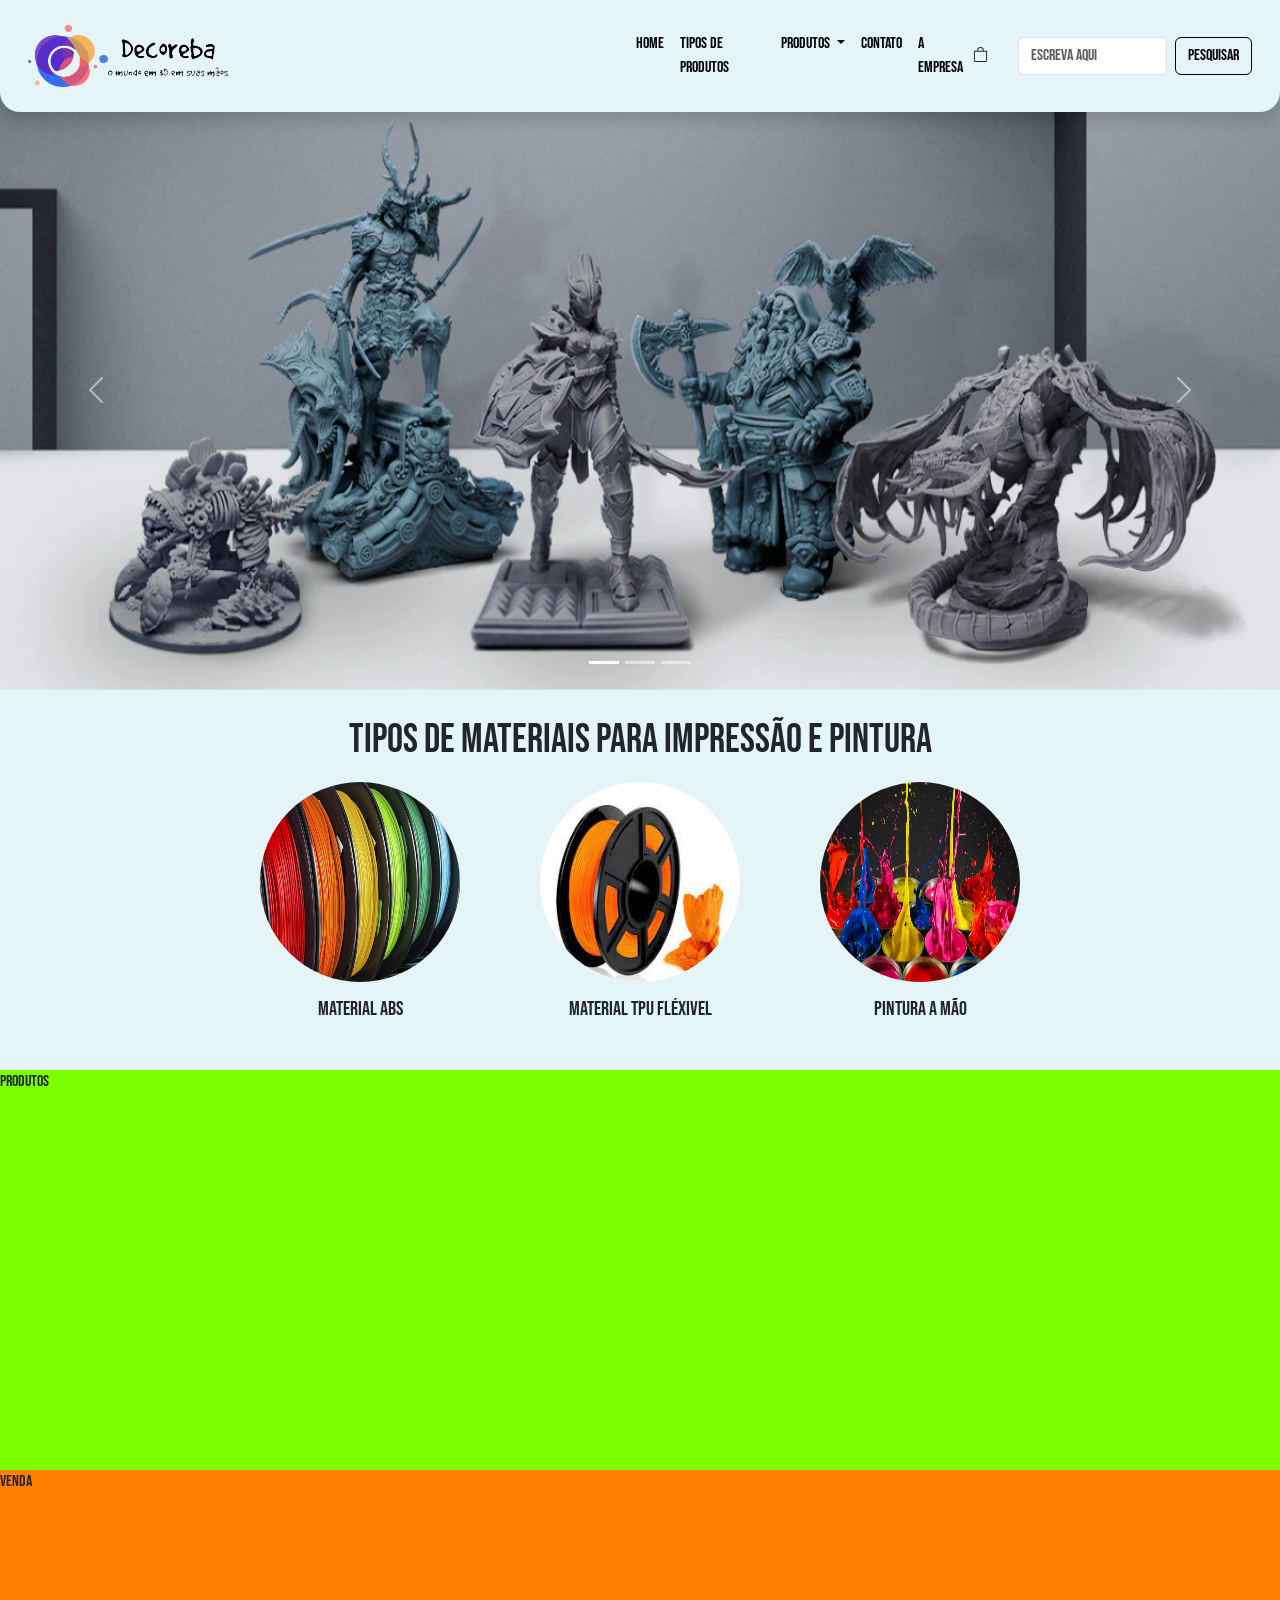
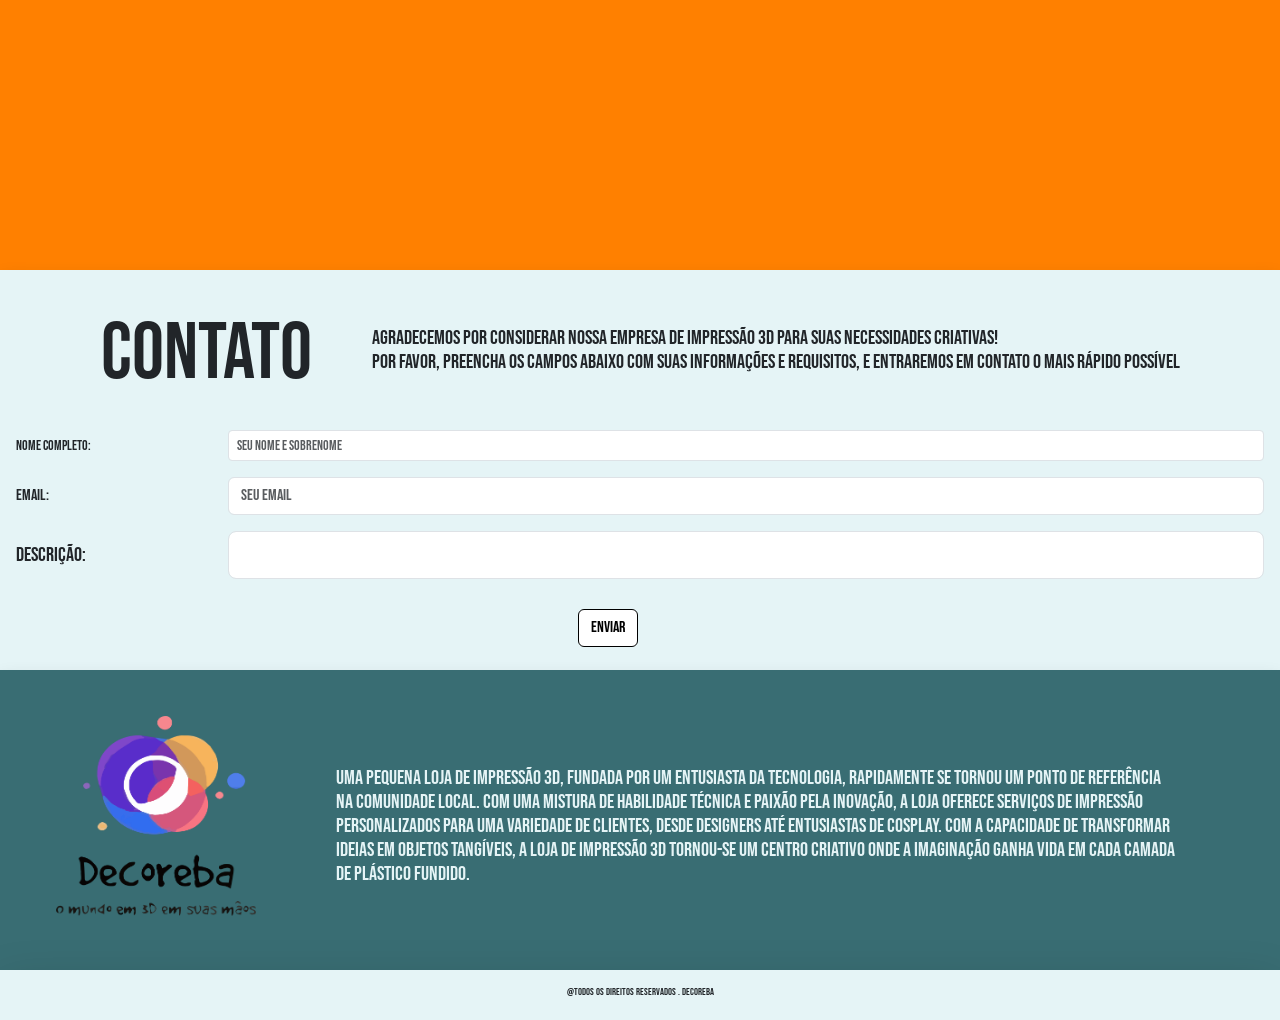
<file: index.html>
<!DOCTYPE html>
<html lang="en">
<head>
    <meta charset="UTF-8">
    <meta name="viewport" content="width=device-width, initial-scale=1.0">
    <link href="https://cdn.jsdelivr.net/npm/bootstrap@5.3.3/dist/css/bootstrap.min.css" rel="stylesheet" integrity="sha384-QWTKZyjpPEjISv5WaRU9OFeRpok6YctnYmDr5pNlyT2bRjXh0JMhjY6hW+ALEwIH" crossorigin="anonymous">
    <script src="https://cdn.jsdelivr.net/npm/bootstrap@5.3.3/dist/js/bootstrap.bundle.min.js" integrity="sha384-YvpcrYf0tY3lHB60NNkmXc5s9fDVZLESaAA55NDzOxhy9GkcIdslK1eN7N6jIeHz" crossorigin="anonymous"></script>
    <link rel="stylesheet" href="style.css">
    <title>Decoreba</title>
</head>
<body>
    <main class="grid grid-template">
        <header class="headerSite">
            <div class="shadow p-3 mb-5 bg-body-tertiary rounded headerStyle">
                <nav class="navbar navbar-expand-lg bg-body-tertiary">
                    <div class="container-fluid">
                      <div class="navBar imagemLogo">
                            <a href="#galeria"><img src="img\Simbolovetor.png" alt="" width="80px"></a>
                      </div>
                      <div class="navBar imagemTexto">
                            <a href="#galeria"><img src="img\LogoVetor.png" alt="" width="120px"></a>
                      </div>
                      <button class="navbar-toggler" type="button" data-bs-toggle="collapse" data-bs-target="#navbarSupportedContent" aria-controls="navbarSupportedContent" aria-expanded="false" aria-label="Toggle navigation">
                        <span class="navbar-toggler-icon"></span>
                      </button>
                      <div class="collapse navbar-collapse" id="navbarSupportedContent">
                        <ul class="navbar-nav me-auto mb-2 mb-lg-0">
                          <li class="nav-item">
                            <a class="nav-link active" aria-current="page" href="#galeria">Home</a>
                          </li>
                          <li class="nav-item">
                            <a class="nav-link active" aria-current="page" href="#tiposDeMateriais">Tipos de Produtos</a>
                          </li>
                            <li class="nav-item dropdown">
                                <a class="nav-link dropdown-toggle" href="#" role="button" data-bs-toggle="dropdown" aria-expanded="false">
                                Produtos
                                </a>
                            <ul class="dropdown-menu">
                                <li><a class="dropdown-item" href="#">Decoração</a></li>
                                <li><a class="dropdown-item" href="#">Colecionável</a></li>
                                <li><a class="dropdown-item" href="#">Personalizado</a></li>
                            </ul>
                            <li class="nav-item">
                                <a class="nav-link active" aria-current="page" href="#contato">Contato</a>
                              </li>
                              <li class="nav-item">
                                <a class="nav-link active" aria-current="page" href="#sobrenos">A Empresa</a>
                              </li>
                          </li>
                        </ul>
                        <div>
                            <i class="bi bi-bag">
                                <svg xmlns="http://www.w3.org/2000/svg" width="16" height="16" fill="currentColor" class="bi bi-bag" viewBox="0 0 16 16">
                                    <path d="M8 1a2.5 2.5 0 0 1 2.5 2.5V4h-5v-.5A2.5 2.5 0 0 1 8 1m3.5 3v-.5a3.5 3.5 0 1 0-7 0V4H1v10a2 2 0 0 0 2 2h10a2 2 0 0 0 2-2V4zM2 5h12v9a1 1 0 0 1-1 1H3a1 1 0 0 1-1-1z"/>
                                  </svg>
                            </i>
                        </div>
                        <form class="d-flex" role="search">
                          <input class="form-control me-2" type="search" placeholder="Escreva Aqui" aria-label="Search">
                          <button class="btn btn-outline-success" type="submit">pesquisar</button>
                        </form>
                      </div>
                    </div>
                  </nav>
            </div>
        </header>
        <section class="section galeria" href="#galeria">
            <div id="carouselExampleIndicators" class="carousel slide">
                <div class="carousel-indicators">
                  <button type="button" data-bs-target="#carouselExampleIndicators" data-bs-slide-to="0" class="active" aria-current="true" aria-label="Slide 1"></button>
                  <button type="button" data-bs-target="#carouselExampleIndicators" data-bs-slide-to="1" aria-label="Slide 2"></button>
                  <button type="button" data-bs-target="#carouselExampleIndicators" data-bs-slide-to="2" aria-label="Slide 3"></button>
                </div>
                <div class="carousel-inner">
                  <div class="carousel-item active">
                    <img src="img\how-to-design-3d-print-models-3.webp" class="d-block w-100" alt="..." height="600px">
                  </div>
                  <div class="carousel-item">
                    <img src="img\25_BLOG_POST_SETEMBRO_SITE.jpeg" class="d-block w-100" alt="..." height="600px">
                  </div>
                  <div class="carousel-item">
                    <img src="img\3D-printed_plant-shaped_air-purifiers_2.webp" class="d-block w-100" alt="..." height="600px">
                  </div>
                </div>
                <button class="carousel-control-prev" type="button" data-bs-target="#carouselExampleIndicators" data-bs-slide="prev">
                  <span class="carousel-control-prev-icon" aria-hidden="true"></span>
                  <span class="visually-hidden">Previous</span>
                </button>
                <button class="carousel-control-next" type="button" data-bs-target="#carouselExampleIndicators" data-bs-slide="next">
                  <span class="carousel-control-next-icon" aria-hidden="true"></span>
                  <span class="visually-hidden">Next</span>
                </button>
              </div>
        </section>
        <section class="section typeProducts" href="#tiposDeMateriais">
            <div class="shadow-sm p-3 mb-5 bg-body-tertiary rounded">
                <h1 class="item tituloMaterial">Tipos de materiais para impressão e Pintura</h1>
                <div class="text-center">
                    <div>
                        <img src="img\Guia-Uso-PLA-Blog-00-1400x788.jpg" class="material" alt="..." width="200px" height="200px">
                        <h3 class="descricaoMaterial">Material Abs</h3>
                    </div>
                    <div>
                        <img src="img\transferir.jpg" class="material" alt="..." width="200px" height="200px">
                        <h3 class="descricaoMaterial">Material Tpu Fléxivel</h3>
                    </div>
                    <div>
                        <img src="img\perspectivas-tintas__ID.jpg" class="material" alt="..." width="200px" height="200px">
                        <h3 class="descricaoMaterial">Pintura a mão</h3>
                    </div>
                </div>
            </div>
        </section>
        <section class="section produtos" href="#produtos">Produtos</section>
        <section class="section sale" href="#vendas">Venda</section>
        <section class="section contact" href="#contato">
            <div class="shadow p-3 mb-5 bg-body-tertiary rounded contatoshadow">
                <div class="textoContato">
                    <h1 class="textoTituloContato">Contato</h1>
                    <h5 class="textoDescricao">Agradecemos por considerar nossa empresa de impressão 3D para suas necessidades criativas! <br>
                        Por favor, preencha os campos abaixo com suas informações e requisitos, e entraremos em contato o mais rápido possível
                    </h5>
                </div>
                <div class="row mb-3">
                    <label for="colFormLabelSm" class="col-sm-2 col-form-label col-form-label-sm">Nome completo:</label>
                    <div class="col-sm-10">
                      <input type="email" class="form-control form-control-sm" id="colFormLabelSm" placeholder="Seu nome e sobrenome">
                    </div>
                  </div>
                  <div class="row mb-3">
                    <label for="colFormLabel" class="col-sm-2 col-form-label">Email:</label>
                    <div class="col-sm-10">
                      <input type="email" class="form-control" id="colFormLabel" placeholder="seu email">
                    </div>
                  </div>
                  <div class="row">
                    <label for="colFormLabelLg" class="col-sm-2 col-form-label col-form-label-lg">Descrição:</label>
                    <div class="col-sm-10">
                      <input type="email" class="form-control form-control-lg" id="colFormLabelLg" placeholder="">
                      <button type="button" class="btn btn-primary">Enviar</button>
                    </div>
                  </div>
                  
                </div>
        </section>
        <section class="section aboutUs" href="#sobreNos">
            <div class="shadow p-3 mb-5 bg-body-tertiary rounded sobreNosshadow">
                <div class="text-center">
                    <div>
                        <img src="img\LogoVetor - Copia.png" class="imagemLogoSobre" alt="..." width="200px" height="200px">
                    </div>
                <h5 class="sobreNosTexto">
                    Uma pequena loja de impressão 3D, fundada por um entusiasta da tecnologia, rapidamente se tornou um ponto de referência <br> 
                    na comunidade local. Com uma mistura de habilidade técnica e paixão pela inovação, a loja oferece serviços de impressão <br> 
                    personalizados para uma variedade de clientes, desde designers até entusiastas de cosplay. Com a capacidade de transformar <br>
                    ideias em objetos tangíveis, a loja de impressão 3D tornou-se um centro criativo onde a imaginação ganha vida em cada camada  <br>
                    de plástico fundido.
                </h5>
            </div>
            </div>
        </section>
        <footer class="footerSite">
            <div class="shadow-lg p-3 mb-5 bg-body-tertiary rounded shadowFooter">
                <h5 class="textoFooter">
                @todos os direitos reservados . Decoreba
                </h5>   
            </div>
        </footer>
    </main>
</body>
</html>
</file>
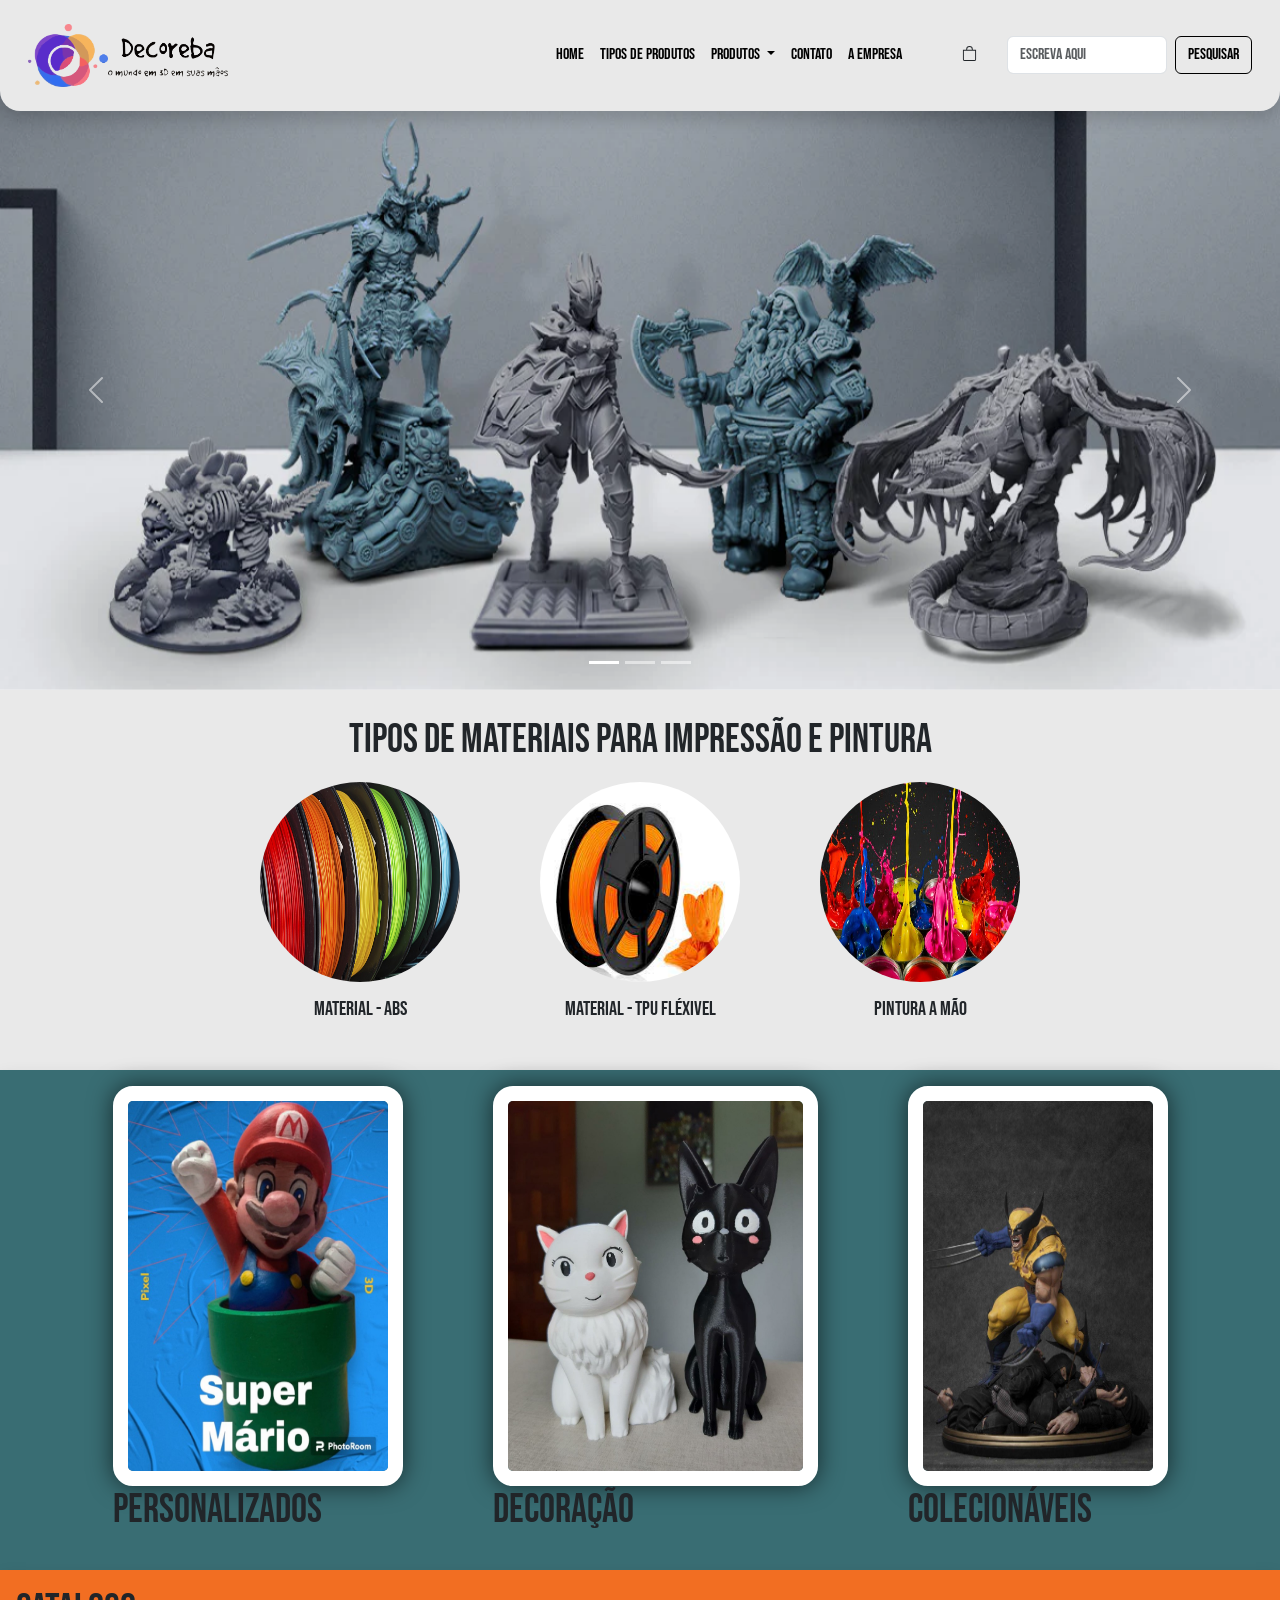
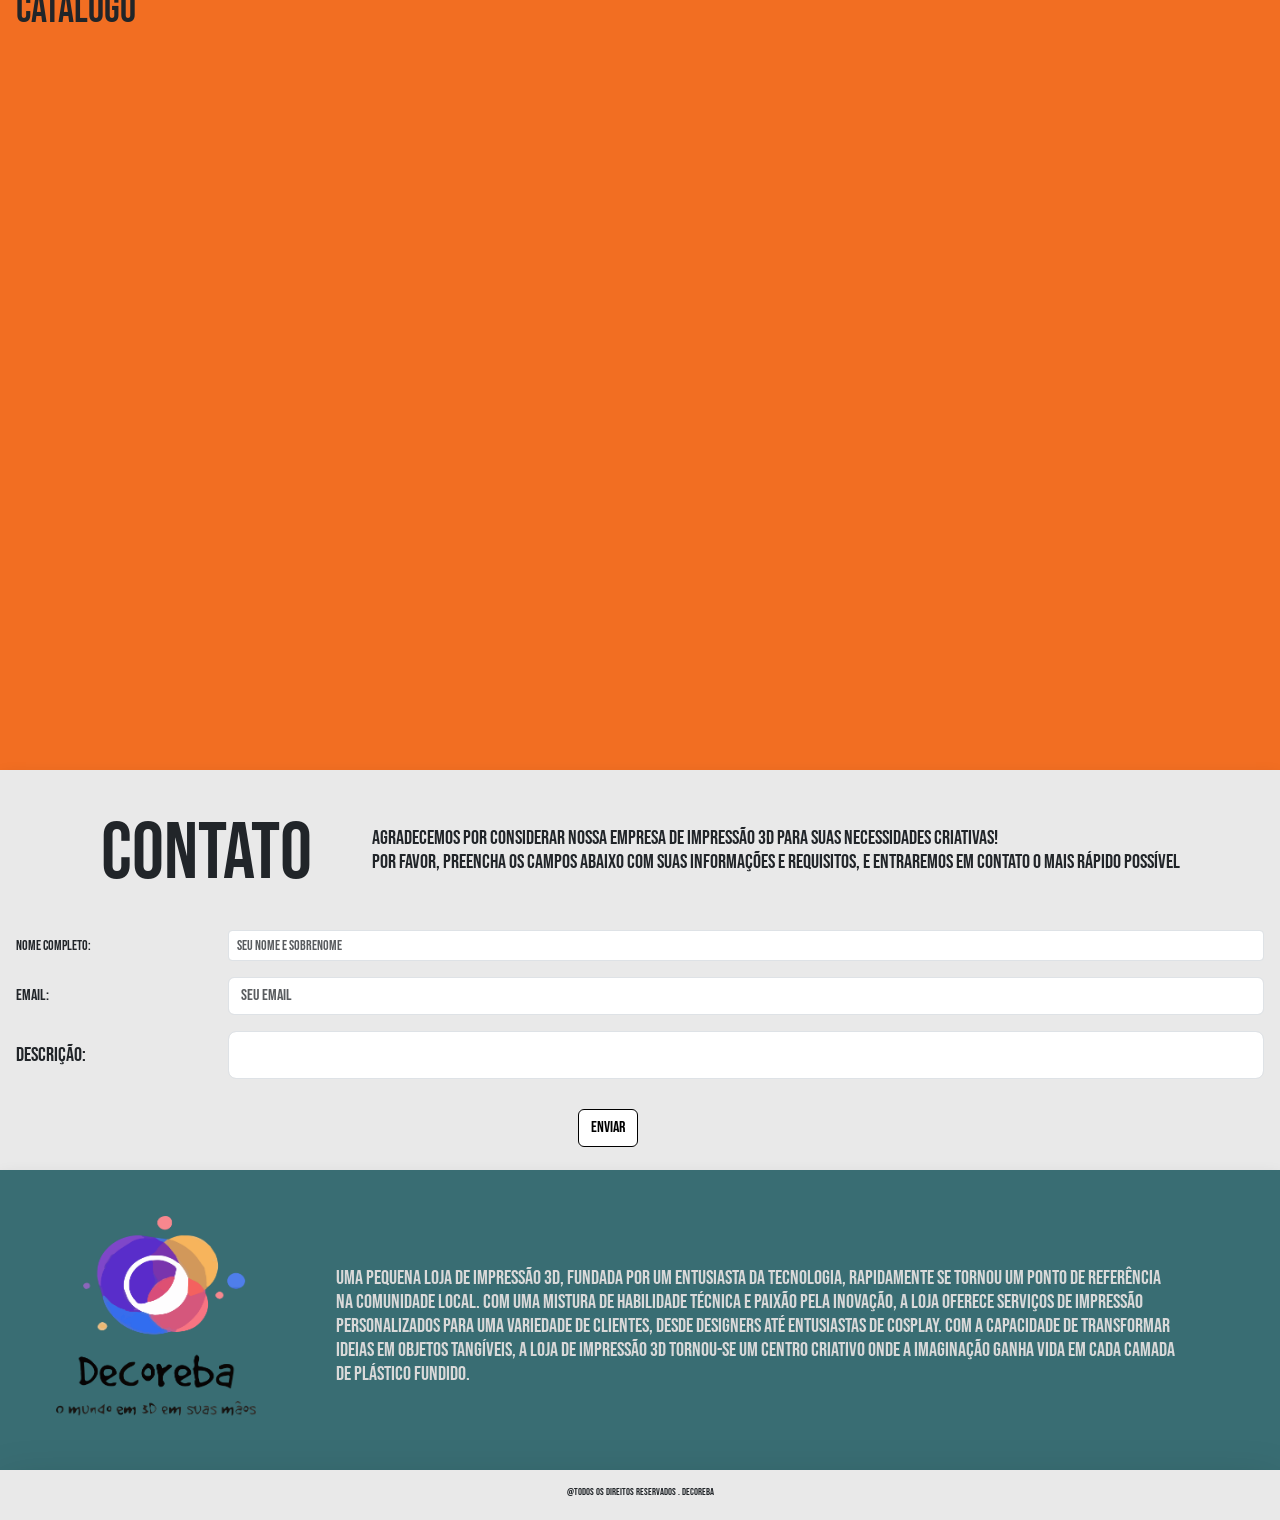
<file: site decoreba/index.html>
<!DOCTYPE html>
<html lang="en">
<head>
    <meta charset="UTF-8">
    <meta name="viewport" content="width=device-width, initial-scale=1.0">
    <link href="https://cdn.jsdelivr.net/npm/bootstrap@5.3.3/dist/css/bootstrap.min.css" rel="stylesheet" integrity="sha384-QWTKZyjpPEjISv5WaRU9OFeRpok6YctnYmDr5pNlyT2bRjXh0JMhjY6hW+ALEwIH" crossorigin="anonymous">
    <script src="https://cdn.jsdelivr.net/npm/bootstrap@5.3.3/dist/js/bootstrap.bundle.min.js" integrity="sha384-YvpcrYf0tY3lHB60NNkmXc5s9fDVZLESaAA55NDzOxhy9GkcIdslK1eN7N6jIeHz" crossorigin="anonymous"></script>
    <link rel="stylesheet" href="style.css">
    <title>Decoreba</title>
</head>
<body>
    <main class="grid grid-template">
        <header class="headerSite">
            <div class="shadow p-3 mb-5 bg-body-tertiary rounded headerStyle">
                <nav class="navbar navbar-expand-lg bg-body-tertiary">
                    <div class="container-fluid">
                      <div class="navBar imagemLogo">
                            <a href="#galeria"><img src="img\Simbolovetor.png" alt="" width="80px"></a>
                      </div>
                      <div class="navBar imagemTexto">
                            <a href="#galeria"><img src="img\LogoVetor.png" alt="" width="120px"></a>
                      </div>
                      <button class="navbar-toggler" type="button" data-bs-toggle="collapse" data-bs-target="#navbarSupportedContent" aria-controls="navbarSupportedContent" aria-expanded="false" aria-label="Toggle navigation">
                        <span class="navbar-toggler-icon"></span>
                      </button>
                      <div class="collapse navbar-collapse" id="navbarSupportedContent">
                        <ul class="navbar-nav me-auto mb-2 mb-lg-0">
                          <li class="nav-item">
                            <a class="nav-link active" aria-current="page" href="#galeria">Home</a>
                          </li>
                          <li class="nav-item">
                            <a class="nav-link active" aria-current="page" href="#tiposDeMateriais">Tipos de Produtos</a>
                          </li>
                            <li class="nav-item dropdown">
                                <a class="nav-link dropdown-toggle" href="#" role="button" data-bs-toggle="dropdown" aria-expanded="false">
                                Produtos
                                </a>
                            <ul class="dropdown-menu">
                                <li><a class="dropdown-item" href="#">Decoração</a></li>
                                <li><a class="dropdown-item" href="#">Colecionável</a></li>
                                <li><a class="dropdown-item" href="#">Personalizado</a></li>
                            </ul>
                            <li class="nav-item">
                                <a class="nav-link active" aria-current="page" href="#contato">Contato</a>
                              </li>
                              <li class="nav-item">
                                <a class="nav-link active" aria-current="page" href="#sobrenos">A Empresa</a>
                              </li>
                          </li>
                        </ul>
                        <div>
                            <i class="bi bi-bag">
                                <svg xmlns="http://www.w3.org/2000/svg" width="16" height="16" fill="currentColor" class="bi bi-bag" viewBox="0 0 16 16">
                                    <path d="M8 1a2.5 2.5 0 0 1 2.5 2.5V4h-5v-.5A2.5 2.5 0 0 1 8 1m3.5 3v-.5a3.5 3.5 0 1 0-7 0V4H1v10a2 2 0 0 0 2 2h10a2 2 0 0 0 2-2V4zM2 5h12v9a1 1 0 0 1-1 1H3a1 1 0 0 1-1-1z"/>
                                  </svg>
                            </i>
                        </div>
                        <form class="d-flex" role="search">
                          <input class="form-control me-2" type="search" placeholder="Escreva Aqui" aria-label="Search">
                          <button class="btn btn-outline-success" type="submit">pesquisar</button>
                        </form>
                      </div>
                    </div>
                  </nav>
            </div>
        </header>
        <section class="section galeria" href="#galeria">
            <div id="carouselExampleIndicators" class="carousel slide">
                <div class="carousel-indicators">
                  <button type="button" data-bs-target="#carouselExampleIndicators" data-bs-slide-to="0" class="active" aria-current="true" aria-label="Slide 1"></button>
                  <button type="button" data-bs-target="#carouselExampleIndicators" data-bs-slide-to="1" aria-label="Slide 2"></button>
                  <button type="button" data-bs-target="#carouselExampleIndicators" data-bs-slide-to="2" aria-label="Slide 3"></button>
                </div>
                <div class="carousel-inner">
                  <div class="carousel-item active">
                    <img src="img\how-to-design-3d-print-models-3.webp" class="d-block w-100" alt="..." height="600px">
                  </div>
                  <div class="carousel-item">
                    <img src="img\25_BLOG_POST_SETEMBRO_SITE.jpeg" class="d-block w-100" alt="..." height="600px">
                  </div>
                  <div class="carousel-item">
                    <img src="img\3D-printed_plant-shaped_air-purifiers_2.webp" class="d-block w-100" alt="..." height="600px">
                  </div>
                </div>
                <button class="carousel-control-prev" type="button" data-bs-target="#carouselExampleIndicators" data-bs-slide="prev">
                  <span class="carousel-control-prev-icon" aria-hidden="true"></span>
                  <span class="visually-hidden">Previous</span>
                </button>
                <button class="carousel-control-next" type="button" data-bs-target="#carouselExampleIndicators" data-bs-slide="next">
                  <span class="carousel-control-next-icon" aria-hidden="true"></span>
                  <span class="visually-hidden">Next</span>
                </button>
              </div>
        </section>
        <section class="section typeProducts" href="#tiposDeMateriais">
            <div class="shadow-sm p-3 mb-5 bg-body-tertiary rounded">
                <h1 class="item tituloMaterial">Tipos de materiais para impressão e Pintura</h1>
                <div class="text-center">
                    <div>
                        <img src="img\Guia-Uso-PLA-Blog-00-1400x788.jpg" class="material" alt="..." width="200px" height="200px">
                        <h3 class="descricaoMaterial">Material - Abs</h3>
                    </div>
                    <div>
                        <img src="img\transferir.jpg" class="material" alt="..." width="200px" height="200px">
                        <h3 class="descricaoMaterial">Material - Tpu Fléxivel</h3>
                    </div>
                    <div>
                        <img src="img\perspectivas-tintas__ID.jpg" class="material" alt="..." width="200px" height="200px">
                        <h3 class="descricaoMaterial">Pintura a mão</h3>
                    </div>
                </div>
            </div>
        </section>
        <section class="section produtos" href="#produtos">
          
          <div class="shadow p-3 mb-5 bg-body-tertiary rounded produtosShadow">  
            <div class="orgcard"> 
              <img src="../site decoreba\img\br-11134207-7qukw-lhppgimm45e67b.jpg" class="rounded float-start imagem1Produto" alt="..." width="290px" height="400px">
              <h1 class="textoLegenda">Personalizados</h1>
            </div>
            <div class="orgcard"> 
              <img src="../site decoreba\img\c314d907b0aa893fab849f3d1f6d200c.jpg" class="rounded float-end imagem1Produto" alt="..." width="325px" height="400px">
              <h1 class="textoLegenda">Decoração</h1>
            </div>
            <div class="orgcard"> 
              <img src="../site decoreba\img\IMG_9142_sm.jpg" class="rounded float-end imagem1Produto" alt="..." width="260px" height="400px">
              <h1 class="textoLegenda">Colecionáveis</h1>
            </div>
          </div>
        </section>
        <section class="section sale" href="#vendas">
          <div class="shadow p-3 mb-5 bg-body-tertiary rounded vendasShadow">
            <h1 class="textoVendas">
              Catalogo
            </h1>
          </div>
        </section>
        <section class="section contact" href="#contato">
            <div class="shadow p-3 mb-5 bg-body-tertiary rounded contatoshadow">
                <div class="textoContato">
                    <h1 class="textoTituloContato">Contato</h1>
                    <h5 class="textoDescricao">Agradecemos por considerar nossa empresa de impressão 3D para suas necessidades criativas! <br>
                        Por favor, preencha os campos abaixo com suas informações e requisitos, e entraremos em contato o mais rápido possível
                    </h5>
                </div>
                <div class="row mb-3">
                    <label for="colFormLabelSm" class="col-sm-2 col-form-label col-form-label-sm">Nome completo:</label>
                    <div class="col-sm-10">
                      <input type="email" class="form-control form-control-sm" id="colFormLabelSm" placeholder="Seu nome e sobrenome">
                    </div>
                  </div>
                  <div class="row mb-3">
                    <label for="colFormLabel" class="col-sm-2 col-form-label">Email:</label>
                    <div class="col-sm-10">
                      <input type="email" class="form-control" id="colFormLabel" placeholder="seu email">
                    </div>
                  </div>
                  <div class="row">
                    <label for="colFormLabelLg" class="col-sm-2 col-form-label col-form-label-lg">Descrição:</label>
                    <div class="col-sm-10">
                      <input type="email" class="form-control form-control-lg" id="colFormLabelLg" placeholder="">
                      <button type="button" class="btn btn-primary">Enviar</button>
                    </div>
                  </div>
                  
                </div>
        </section>
        <section class="section aboutUs" href="#sobreNos">
            <div class="shadow p-3 mb-5 bg-body-tertiary rounded sobreNosshadow">
                <div class="text-center">
                    <div>
                        <img src="img\LogoVetor - Copia.png" class="imagemLogoSobre" alt="..." width="200px" height="200px">
                    </div>
                <h5 class="sobreNosTexto">
                    Uma pequena loja de impressão 3D, fundada por um entusiasta da tecnologia, rapidamente se tornou um ponto de referência <br> 
                    na comunidade local. Com uma mistura de habilidade técnica e paixão pela inovação, a loja oferece serviços de impressão <br> 
                    personalizados para uma variedade de clientes, desde designers até entusiastas de cosplay. Com a capacidade de transformar <br>
                    ideias em objetos tangíveis, a loja de impressão 3D tornou-se um centro criativo onde a imaginação ganha vida em cada camada  <br>
                    de plástico fundido.
                </h5>
            </div>
            </div>
        </section>
        <footer class="footerSite">
            <div class="shadow-lg p-3 mb-5 bg-body-tertiary rounded shadowFooter">
                <h5 class="textoFooter">
                @todos os direitos reservados . Decoreba
                </h5>   
            </div>
        </footer>
    </main>
</body>
</html>
</file>
<file: style.css>
@import url('https://fonts.googleapis.com/css2?family=Bebas+Neue&display=swap');

*{
    font-family: 'Bebas Neue';
}

.grid{
    display: grid;
}

.headerSite{
    grid-area: headerSite;

}
.rounded{
    border-radius: 0px 0px 20px 20px !important;
}
.produtos{
    grid-area: produtos;
    background-color: rgb(123, 255, 0);
}

.typeProducts{
    grid-area: typeProducts;
    background-color: rgb(251, 0, 255);
}

.sale{
    grid-area: sale;
    background-color: rgb(255, 128, 0);
}

.contact{
    grid-area: contact;
    background-color: rgb(255, 0, 0);
}

.aboutUs{
    grid-area: aboutUs;
    background-color: rgb(255, 251, 0);
}

.footerSite{
    grid-area: footerSite;
    background-color: rgb(217, 0, 255);
}

.galeria{
    grid-area: galeria;
}

.grid-template{
    grid-template: 
    "headerSite" 90px
    "galeria" 600px
    "typeProducts" 380px
    "produtos" 400px
    "sale" 400px
    "contact" 400px
    "aboutUs" 300px
    "footerSite" 50px
    /1fr
    ;
}

.collapse{
    margin-left: 400px ;
}

.btn{
    border-color: black !important;
    color: black !important;
}

.btn:hover{
    background-color: #f26E22 !important;
    border-color: black !important;
}

.active:hover{
    color:  #f26E22 !important;
}
.nav-link{
    color: rgb(0, 0, 0) !important;
}

.bi{
    margin-right: 15px;
    height: 15px;
    width: 15px;
}

header{
    z-index: 1000;
    top: 0px;
    position: fixed;
    width: 100%;
}

.shadow .headerStyle{
    border-radius: 0px 0px 20px 20px !important;
}

.bg-body-tertiary{
    background-color: #e5f4f6 !important;
}

.dropdown-menu{
    background-color: #e5f4f6 !important;
}

.dropdown-toggle:hover{
    color:  #f26E22 !important;
}

.dropdown-item:hover{
    color:  #f26E22 !important;
}

.bi svg:hover{
    cursor: pointer;
    height: 18px;
    width: 18px;
}

.tituloMaterial{
    display: flex;
    justify-content: center;
    padding: 10px;
}

.shadow-sm{
    height: 380px;
}
.shadow-sm{
    border-radius: 0px !important;
}

.shadow-sm img{
    border-radius: 100px !important;
}

.text-center{
    display: flex;
    justify-content: center;
    gap: 80px;
}

.descricaoMaterial{
    font-size: 20px;
    padding-top: 15px;
}

.contatoshadow{
    height: 400px;
    border-radius: 0px !important;
}

.textoDescricao{
    font-size: 20px;
    padding-top: 20px;
    padding-left: 60px;
}

.textoTituloContato{
    font-size: 80px !important;
}

.textoContato{
    display: flex;
    justify-content: center;
    padding: 20px;
    align-self: center;
}

.btn-primary{
    background-color: white !important;
    margin-top: 30px;
    margin-left: 350px;
}

.sobreNosTexto{
    text-align: justify;
    font-size: 20px;
    display: flex;
    justify-content: flex-end;
    margin-right: 50px;
    margin-top: 80px;
}

.sobreNosshadow{
    height: 300px;
    background-color: #396D73 !important;
    color: #e5f4f6;
}

.sobreNosshadow{
    border-radius: 0px !important;
}

.imagemLogoSobre{
   margin-top: 30px;
}

.footerSite{
    justify-content: center;
}

.shadowFooter{
    z-index: 40;
    height: 50px;
    border-radius: 0px !important;
    box-shadow: 5px 0px 20px black ;
}

.textoFooter{
    font-size: 10px;
    justify-content: center;
    display: flex;
}
</file>
<file: site decoreba/style.css>
@import url('https://fonts.googleapis.com/css2?family=Bebas+Neue&display=swap');

*{
    font-family: 'Bebas Neue';
}

.grid{
    display: grid;
}

.headerSite{
    grid-area: headerSite;

}
.rounded{
    border-radius: 0px 0px 20px 20px !important;
}
.produtos{
    grid-area: produtos;
}

.typeProducts{
    grid-area: typeProducts;
}

.sale{
    grid-area: sale;
}

.contact{
    grid-area: contact;
}

.aboutUs{
    grid-area: aboutUs;
}

.footerSite{
    grid-area: footerSite;
}

.galeria{
    grid-area: galeria;
}

.grid-template{
    grid-template: 
    "headerSite" 90px
    "galeria" 600px
    "typeProducts" 380px
    "produtos" 500px
    "sale" 800px
    "contact" 400px
    "aboutUs" 300px
    "footerSite" 50px
    /1fr
    ;
}

.collapse{
    margin-left: 320px ;
}

@media screen and (max-width: 990px) {

    .collapse{
    margin-left: 0px;
    }
}

.btn{
    border-color: black !important;
    color: black !important;
}

.btn:hover{
    background-color: #f26E22 !important;
    border-color: black !important;
}

.active:hover{
    color:  #f26E22 !important;
}
.nav-link{
    color: rgb(0, 0, 0) !important;
}

.bi{
    margin-right: 15px;
    height: 15px;
    width: 15px;
}

header{
    z-index: 1000;
    top: 0px;
    position: fixed;
    width: 100%;
}

.shadow .headerStyle{
    border-radius: 0px 0px 20px 20px !important;
}

.bg-body-tertiary{
    background-color: #e9e9e9 !important;
}

.dropdown-menu{
    background-color: #D9D9D9 !important;
}

.dropdown-toggle:hover{
    color:  #f26E22 !important;
}

.dropdown-item:hover{
    color:  #f26E22 !important;
}

.bi svg:hover{
    cursor: pointer;
    height: 18px;
    width: 18px;
}

.tituloMaterial{
    display: flex;
    justify-content: center;
    padding: 10px;
}

.shadow-sm{
    height: 380px;
}
.shadow-sm{
    border-radius: 0px !important;
}

.shadow-sm img{
    border-radius: 100px !important;
}

.text-center{
    display: flex;
    justify-content: center;
    gap: 80px;
}

.descricaoMaterial{
    font-size: 20px;
    padding-top: 15px;
}

.contatoshadow{
    height: 400px;
    border-radius: 0px !important;
}

.textoDescricao{
    font-size: 20px;
    padding-top: 20px;
    padding-left: 60px;
}

.textoTituloContato{
    font-size: 80px !important;
}

.textoContato{
    display: flex;
    justify-content: center;
    padding: 20px;
    align-self: center;
}

.btn-primary{
    background-color: white !important;
    margin-top: 30px;
    margin-left: 350px;
}

.sobreNosTexto{
    text-align: justify;
    font-size: 20px;
    display: flex;
    justify-content: flex-end;
    margin-right: 50px;
    margin-top: 80px;
}

.sobreNosshadow{
    height: 300px;
    background-color: #396D73 !important;
    color: #D9D9D9;
}

.sobreNosshadow{
    border-radius: 0px !important;
}

.imagemLogoSobre{
   margin-top: 30px;
}

.footerSite{
    justify-content: center;
}

.shadowFooter{
    z-index: 40;
    height: 50px;
    border-radius: 0px !important;
    box-shadow: 5px 0px 20px black ;
}

.textoFooter{
    font-size: 10px;
    justify-content: center;
    display: flex;
}

.vendasShadow{
    height: 800px;
    border-radius: 0px !important;
    background-color: #f26E22 !important;
}

.produtosShadow{
    height: 500px;
    border-radius: 0px !important;
    background-color: #396D73  !important;
}

.produtosShadow{
    display: grid;
    grid-template-columns: repeat(3, 1fr);
}

.produtosgrid{
    display: grid;
}

.imagemProduto{
    display: flex;
    border-radius: 10px;
}

.imagem1Produto{
    
    display: flex;
    margin-top: 0px; 
    justify-content: center;
    border-radius: 20px !important;
    border: 15px solid white;
    box-shadow: 0px 0px 25px rgba(0, 0, 0, 0.618);
}

.produtosShadow{
    justify-content: center;
    display: flex;
    gap: 90px;
}
</file>
